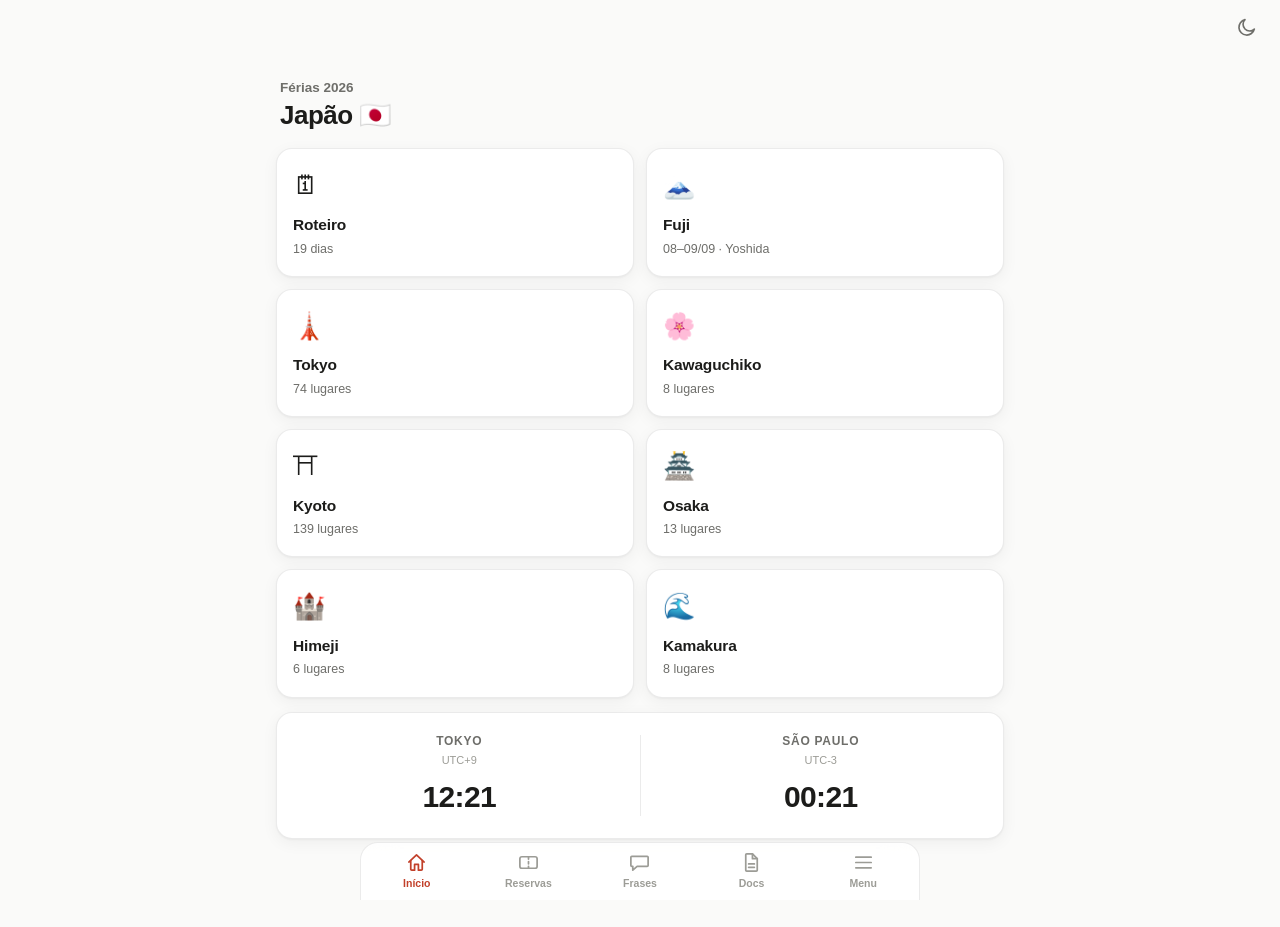
<file: index.html>
<!DOCTYPE html>
<html lang="pt-BR">
<head>
  <meta charset="UTF-8">
  <meta name="viewport" content="width=device-width, initial-scale=1, viewport-fit=cover">
  <meta name="theme-color" content="#fafaf9" media="(prefers-color-scheme: light)">
  <meta name="theme-color" content="#141413" media="(prefers-color-scheme: dark)">
  <meta name="apple-mobile-web-app-capable" content="yes">
  <meta name="apple-mobile-web-app-status-bar-style" content="default">
  <meta name="apple-mobile-web-app-title" content="Japão 2026">
  <title>Japão 2026</title>
  <link rel="manifest" href="manifest.json">
  <link rel="stylesheet" href="styles.css">
</head>
<body>
  <div id="app">
    <header class="topbar">
      <button class="topbar-back" id="btn-back" aria-label="Voltar" hidden>‹</button>
      <h1 class="topbar-title" id="topbar-title">Japão 2026</h1>
      <button class="topbar-action" id="btn-theme" aria-label="Alternar tema"><svg viewBox="0 0 24 24" fill="none" stroke="currentColor" stroke-width="1.8" stroke-linecap="round" stroke-linejoin="round"><path d="M20 14.2A8.5 8.5 0 1 1 9.8 4a6.8 6.8 0 0 0 10.2 10.2Z"/></svg></button>
    </header>

    <main id="view" class="view" tabindex="-1"></main>

    <nav class="bottomnav" aria-label="Navegação principal">
      <a href="#/home" data-nav="home"><span class="nav-ico"><svg viewBox="0 0 24 24" fill="none" stroke="currentColor" stroke-width="1.8" stroke-linecap="round" stroke-linejoin="round"><path d="M4 11.5 12 4l8 7.5"/><path d="M6 10v9a1 1 0 0 0 1 1h3v-6h4v6h3a1 1 0 0 0 1-1v-9"/></svg></span><span>Início</span></a>
      <a href="#/reservas" data-nav="reservas"><span class="nav-ico"><svg viewBox="0 0 24 24" fill="none" stroke="currentColor" stroke-width="1.8" stroke-linecap="round" stroke-linejoin="round"><rect x="3" y="6" width="18" height="12" rx="2.2"/><line x1="12" y1="6" x2="12" y2="18" stroke-dasharray="2.4 2.6"/></svg></span><span>Reservas</span></a>
      <a href="#/frases" data-nav="frases"><span class="nav-ico"><svg viewBox="0 0 24 24" fill="none" stroke="currentColor" stroke-width="1.8" stroke-linecap="round" stroke-linejoin="round"><path d="M4 5.5h16a1 1 0 0 1 1 1V15a1 1 0 0 1-1 1H9.5L5 20v-4H4a1 1 0 0 1-1-1V6.5a1 1 0 0 1 1-1Z"/></svg></span><span>Frases</span></a>
      <a href="#/documentos" data-nav="documentos"><span class="nav-ico"><svg viewBox="0 0 24 24" fill="none" stroke="currentColor" stroke-width="1.8" stroke-linecap="round" stroke-linejoin="round"><path d="M7 3h6l5 5v12a1 1 0 0 1-1 1H7a1 1 0 0 1-1-1V4a1 1 0 0 1 1-1Z"/><path d="M13 3v5h5"/><path d="M9 13.5h6M9 17h6"/></svg></span><span>Docs</span></a>
      <button id="btn-more" data-nav="mais" aria-haspopup="true"><span class="nav-ico"><svg viewBox="0 0 24 24" fill="none" stroke="currentColor" stroke-width="1.8" stroke-linecap="round" stroke-linejoin="round"><path d="M4 6.5h16M4 12h16M4 17.5h16"/></svg></span><span>Menu</span></button>
    </nav>

    <div class="sheet-backdrop" id="sheet-backdrop" hidden></div>

    <div class="sheet" id="more-sheet" role="dialog" aria-label="Menu" hidden>
      <div class="sheet-draghandle" id="sheet-draghandle">
        <div class="sheet-handle"></div>
        <h2 class="sheet-title">Menu</h2>
      </div>
      <div class="sheet-list">
        <a href="#/lugares" class="sheet-row"><span class="row-ico"><svg viewBox="0 0 24 24" fill="none" stroke="currentColor" stroke-width="1.7" stroke-linecap="round" stroke-linejoin="round"><path d="M12 21s7-7.4 7-12.4A7 7 0 0 0 5 8.6C5 13.6 12 21 12 21Z"/><circle cx="12" cy="8.6" r="2.4"/></svg></span><span class="row-label">Lugares</span><svg class="row-chevron" viewBox="0 0 24 24" fill="none" stroke="currentColor" stroke-width="2" stroke-linecap="round" stroke-linejoin="round"><path d="M9 5l7 7-7 7"/></svg></a>
        <a href="#/compras" class="sheet-row"><span class="row-ico"><svg viewBox="0 0 24 24" fill="none" stroke="currentColor" stroke-width="1.7" stroke-linecap="round" stroke-linejoin="round"><path d="M6.5 8h11l-.9 11.1a1.5 1.5 0 0 1-1.5 1.4H8.9a1.5 1.5 0 0 1-1.5-1.4L6.5 8Z"/><path d="M9 8V6.5a3 3 0 0 1 6 0V8"/></svg></span><span class="row-label">Compras</span><svg class="row-chevron" viewBox="0 0 24 24" fill="none" stroke="currentColor" stroke-width="2" stroke-linecap="round" stroke-linejoin="round"><path d="M9 5l7 7-7 7"/></svg></a>
        <a href="#/voos" class="sheet-row"><span class="row-ico"><svg viewBox="0 0 24 24" fill="none" stroke="currentColor" stroke-width="1.7" stroke-linecap="round" stroke-linejoin="round"><path d="M21 3 3 10.2l7 2.8 2.8 7L21 3Z"/><path d="M13.8 13 21 3"/></svg></span><span class="row-label">Voos</span><svg class="row-chevron" viewBox="0 0 24 24" fill="none" stroke="currentColor" stroke-width="2" stroke-linecap="round" stroke-linejoin="round"><path d="M9 5l7 7-7 7"/></svg></a>
        <a href="#/antes" class="sheet-row"><span class="row-ico"><svg viewBox="0 0 24 24" fill="none" stroke="currentColor" stroke-width="1.7" stroke-linecap="round" stroke-linejoin="round"><rect x="4" y="4" width="16" height="16" rx="3"/><path d="M8 12.3l2.6 2.6L16 9.3"/></svg></span><span class="row-label">Antes de ir</span><svg class="row-chevron" viewBox="0 0 24 24" fill="none" stroke="currentColor" stroke-width="2" stroke-linecap="round" stroke-linejoin="round"><path d="M9 5l7 7-7 7"/></svg></a>
        <a href="#/info" class="sheet-row"><span class="row-ico"><svg viewBox="0 0 24 24" fill="none" stroke="currentColor" stroke-width="1.7" stroke-linecap="round" stroke-linejoin="round"><circle cx="12" cy="12" r="9"/><path d="M12 11v5.3"/><circle cx="12" cy="7.6" r="0.15" fill="currentColor" stroke="currentColor" stroke-width="2.4"/></svg></span><span class="row-label">Informações</span><svg class="row-chevron" viewBox="0 0 24 24" fill="none" stroke="currentColor" stroke-width="2" stroke-linecap="round" stroke-linejoin="round"><path d="M9 5l7 7-7 7"/></svg></a>
        <a href="#/links" class="sheet-row"><span class="row-ico"><svg viewBox="0 0 24 24" fill="none" stroke="currentColor" stroke-width="1.7" stroke-linecap="round" stroke-linejoin="round"><path d="M9.5 14.5l5-5"/><path d="M8 11.8 5.9 14a3.1 3.1 0 0 0 4.4 4.4l2.1-2.1"/><path d="M16 12.2l2.1-2.2A3.1 3.1 0 0 0 13.7 5.6L11.6 7.8"/></svg></span><span class="row-label">Links</span><svg class="row-chevron" viewBox="0 0 24 24" fill="none" stroke="currentColor" stroke-width="2" stroke-linecap="round" stroke-linejoin="round"><path d="M9 5l7 7-7 7"/></svg></a>
        <a href="#/dados" class="sheet-row"><span class="row-ico"><svg viewBox="0 0 24 24" fill="none" stroke="currentColor" stroke-width="1.7" stroke-linecap="round" stroke-linejoin="round"><path d="M8 4v13.5"/><path d="M4.5 14 8 17.5 11.5 14"/><path d="M16 20V6.5"/><path d="M12.5 10 16 6.5 19.5 10"/></svg></span><span class="row-label">Dados</span><svg class="row-chevron" viewBox="0 0 24 24" fill="none" stroke="currentColor" stroke-width="2" stroke-linecap="round" stroke-linejoin="round"><path d="M9 5l7 7-7 7"/></svg></a>
      </div>
    </div>

    <div class="modal-backdrop" id="modal-backdrop" hidden>
      <div class="modal" role="dialog" aria-modal="true" id="modal">
        <div class="modal-head">
          <h2 id="modal-title">Editar</h2>
          <button class="modal-close" id="modal-close" aria-label="Fechar">✕</button>
        </div>
        <form id="modal-form" class="modal-body"></form>
      </div>
    </div>

    <div id="toast-zone" class="toast-zone" aria-live="polite"></div>
  </div>

  <script src="data.js"></script>
  <script src="app.js"></script>
</body>
</html>
</file>
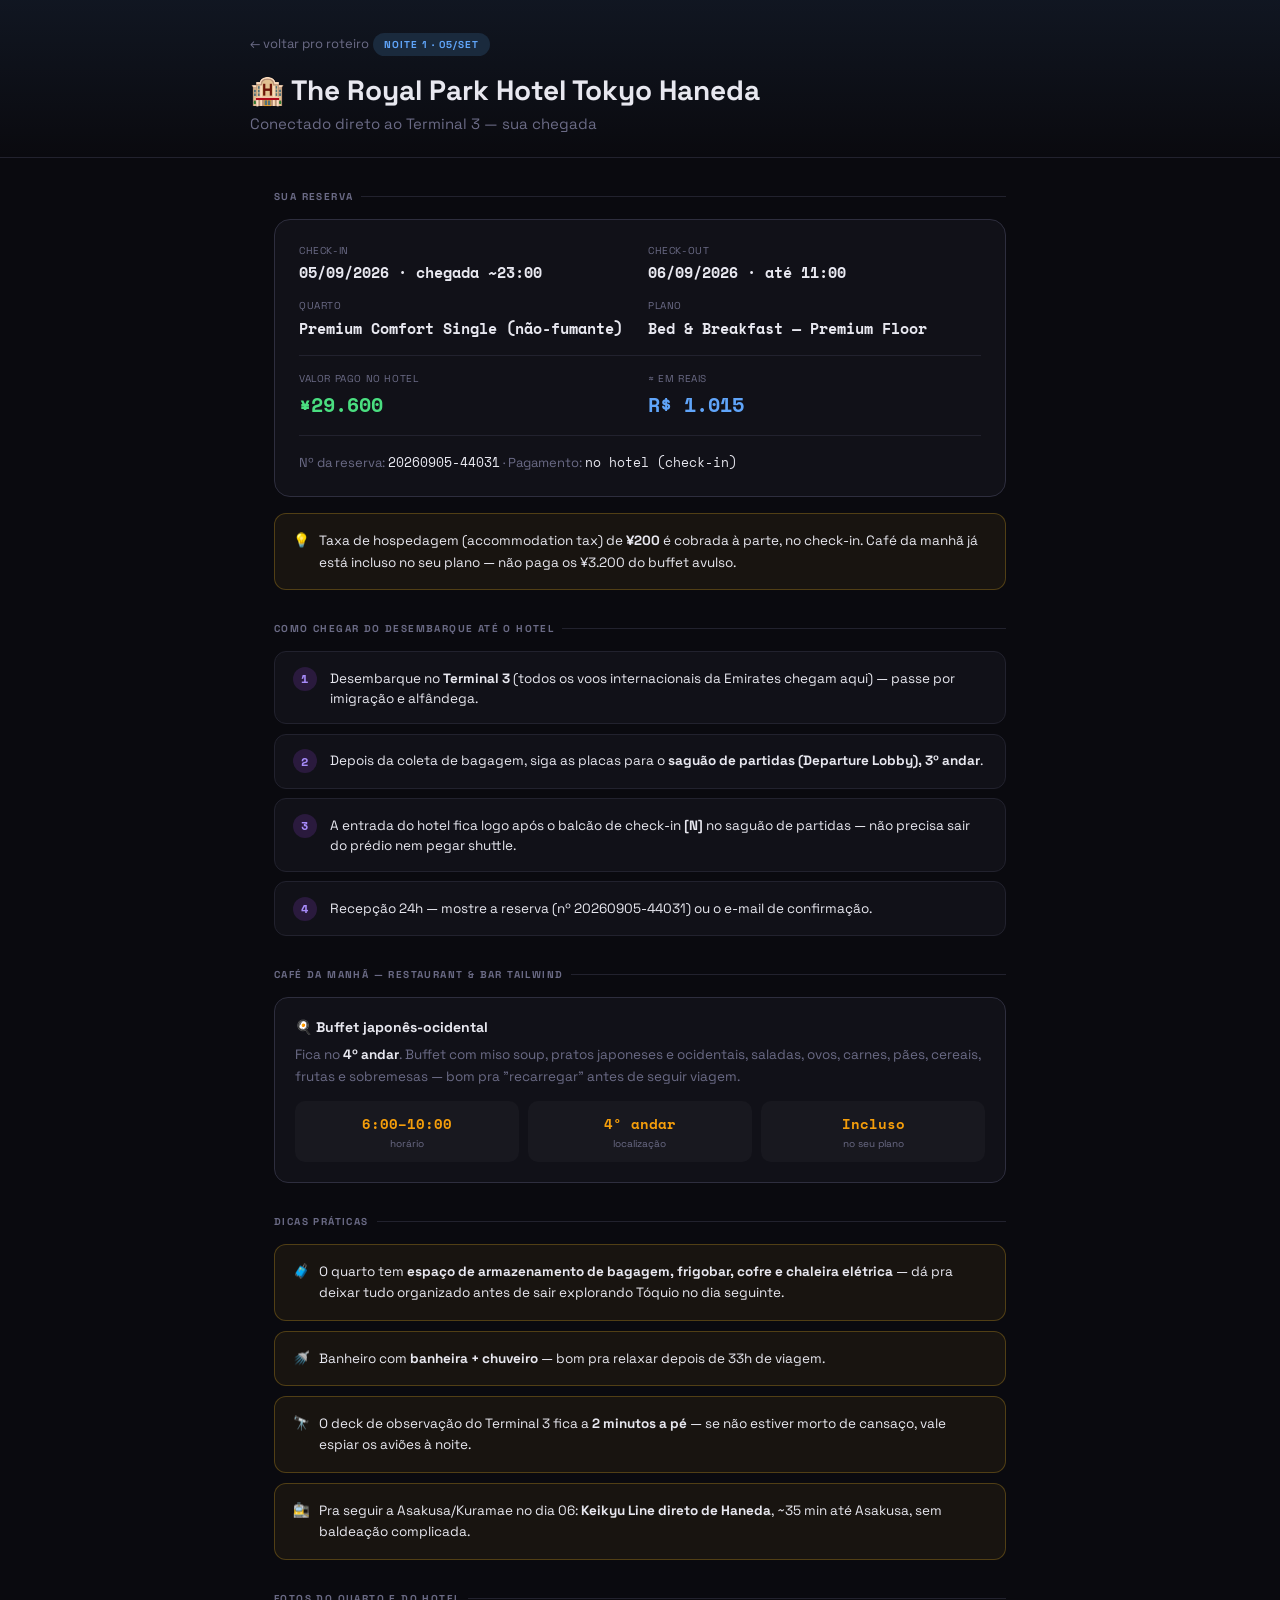
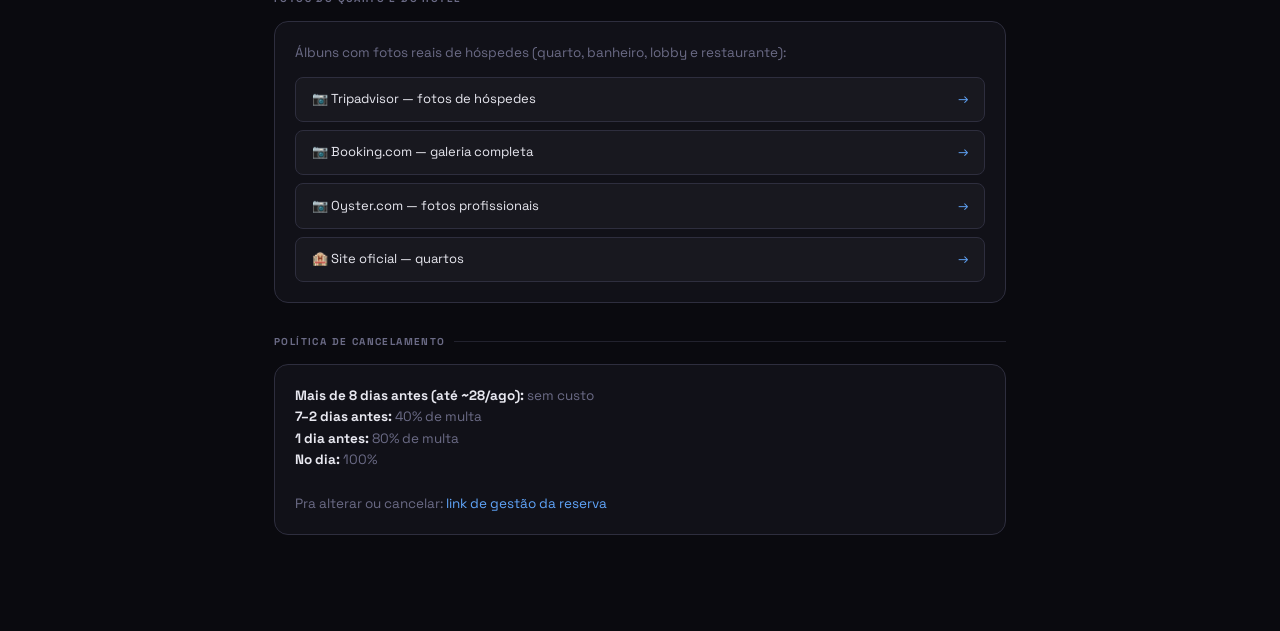
<file: hotel-haneda.html>
<!DOCTYPE html>
<html lang="pt-BR">
<head>
<meta charset="UTF-8">
<meta name="viewport" content="width=device-width, initial-scale=1.0">
<title>Royal Park Hotel Haneda — Noite 1</title>
<style>
  @import url('https://fonts.googleapis.com/css2?family=Space+Grotesk:wght@300;400;500;600;700&family=Space+Mono:wght@400;700&display=swap');

  :root {
    --bg: #0a0a0f;
    --s1: #111118;
    --s2: #18181f;
    --border: #22222e;
    --border2: #2e2e3e;
    --text: #e8e8f0;
    --muted: #6b6b86;
    --green: #4ade80;
    --green-dim: #1a3d28;
    --yellow: #fbbf24;
    --yellow-dim: #3d3010;
    --blue: #60a5fa;
    --blue-dim: #1a2a3d;
    --purple: #a78bfa;
    --purple-dim: #2a1a3d;
    --gold: #f59e0b;
  }

  * { margin: 0; padding: 0; box-sizing: border-box; }

  body {
    font-family: 'Space Grotesk', sans-serif;
    background: var(--bg);
    color: var(--text);
    min-height: 100vh;
    padding: 0 0 4rem;
  }

  .header {
    border-bottom: 1px solid var(--border);
    padding: 2rem 1.5rem 1.5rem;
    background: linear-gradient(180deg, rgba(96,165,250,.08), transparent);
  }
  .header-inner { max-width: 780px; margin: 0 auto; }
  .back-link {
    display: inline-flex; align-items: center; gap: .4rem;
    color: var(--muted); text-decoration: none;
    font-size: .8125rem; margin-bottom: 1.25rem;
  }
  .header-tag {
    display: inline-block;
    background: var(--blue-dim); color: var(--blue);
    font-size: 10px; font-weight: 700; letter-spacing: .1em;
    text-transform: uppercase; padding: .3rem .7rem;
    border-radius: 99px; margin-bottom: .75rem;
  }
  .header-title { font-size: 1.75rem; font-weight: 700; margin-bottom: .35rem; }
  .header-sub { font-size: .9375rem; color: var(--muted); }

  .main { max-width: 780px; margin: 0 auto; padding: 2rem 1.5rem 0; }
  .section { margin-bottom: 2rem; }
  .section-label {
    font-size: 10px; font-weight: 700; letter-spacing: .14em;
    text-transform: uppercase; color: var(--muted);
    margin-bottom: 1rem; display: flex; align-items: center; gap: .5rem;
  }
  .section-label::after { content: ''; flex: 1; height: 1px; background: var(--border); }

  /* CARD RESERVA */
  .res-card {
    background: var(--s1); border: 1px solid var(--border2);
    border-radius: 16px; padding: 1.5rem;
    margin-bottom: 1rem;
  }
  .res-grid { display: grid; grid-template-columns: repeat(2, 1fr); gap: 1rem; margin-bottom: 1rem; }
  .res-item { }
  .res-label { font-size: 10px; color: var(--muted); text-transform: uppercase; letter-spacing: .06em; margin-bottom: .3rem; }
  .res-val { font-family: 'Space Mono', monospace; font-size: .9375rem; font-weight: 700; }
  .res-val.big { font-size: 1.25rem; color: var(--green); }
  .res-divider { height: 1px; background: var(--border); margin: 1rem 0; }
  .res-num { font-size: .8125rem; color: var(--muted); }
  .res-num span { font-family: 'Space Mono', monospace; color: var(--text); }

  /* CARD INFO */
  .info-card {
    background: var(--s1); border: 1px solid var(--border2);
    border-radius: 14px; padding: 1.25rem; margin-bottom: .75rem;
  }
  .info-title { font-size: .875rem; font-weight: 700; margin-bottom: .5rem; display: flex; align-items: center; gap: .5rem; }
  .info-body { font-size: .8438rem; color: var(--muted); line-height: 1.6; }
  .info-body strong { color: var(--text); }
  .info-body a { color: var(--blue); text-decoration: none; }
  .info-body a:hover { text-decoration: underline; }

  /* STEPS */
  .steps { display: flex; flex-direction: column; gap: .6rem; }
  .step {
    display: flex; gap: .85rem; align-items: flex-start;
    background: var(--s1); border: 1px solid var(--border);
    border-radius: 12px; padding: .9rem 1.1rem;
  }
  .step-num {
    width: 24px; height: 24px; border-radius: 50%;
    background: var(--purple-dim); color: var(--purple);
    display: flex; align-items: center; justify-content: center;
    font-size: .75rem; font-weight: 700; flex-shrink: 0;
    font-family: 'Space Mono', monospace;
  }
  .step-text { font-size: .8438rem; line-height: 1.5; padding-top: 2px; }
  .step-text strong { color: var(--text); }

  /* TIPS */
  .tip {
    background: rgba(251,191,36,.06); border: 1px solid rgba(251,191,36,.25);
    border-radius: 12px; padding: 1rem 1.1rem;
    font-size: .8438rem; line-height: 1.6; margin-bottom: .6rem;
    display: flex; gap: .6rem;
  }
  .tip-icon { flex-shrink: 0; }

  /* GALLERY */
  .gallery-note {
    background: var(--s1); border: 1px solid var(--border2);
    border-radius: 14px; padding: 1.25rem;
    font-size: .8438rem; color: var(--muted); line-height: 1.6;
  }
  .gallery-links { display: flex; flex-direction: column; gap: .5rem; margin-top: .85rem; }
  .gallery-link {
    display: flex; align-items: center; justify-content: space-between;
    background: var(--s2); border-radius: 8px; padding: .7rem 1rem;
    text-decoration: none; color: var(--text); font-size: .8125rem;
    border: 1px solid var(--border2); transition: border-color .2s;
  }
  .gallery-link:hover { border-color: var(--blue); }
  .gallery-link .arrow { color: var(--blue); }

  /* BREAKFAST */
  .bf-grid { display: grid; grid-template-columns: repeat(3, 1fr); gap: .6rem; margin-top: .85rem; }
  .bf-stat { background: var(--s2); border-radius: 10px; padding: .75rem; text-align: center; }
  .bf-stat .bv { font-family: 'Space Mono', monospace; font-size: .875rem; font-weight: 700; color: var(--gold); }
  .bf-stat .bl { font-size: 10px; color: var(--muted); margin-top: 3px; }

  @media (max-width: 500px) {
    .res-grid { grid-template-columns: 1fr; }
    .header-title { font-size: 1.4rem; }
  }
</style>
</head>
<body>

<header class="header">
  <div class="header-inner">
    <a href="index.html" class="back-link">← voltar pro roteiro</a>
    <div class="header-tag">Noite 1 · 05/set</div>
    <div class="header-title">🏨 The Royal Park Hotel Tokyo Haneda</div>
    <div class="header-sub">Conectado direto ao Terminal 3 — sua chegada</div>
  </div>
</header>

<main class="main">

  <!-- RESERVA -->
  <div class="section">
    <div class="section-label">Sua reserva</div>
    <div class="res-card">
      <div class="res-grid">
        <div class="res-item">
          <div class="res-label">Check-in</div>
          <div class="res-val">05/09/2026 · chegada ~23:00</div>
        </div>
        <div class="res-item">
          <div class="res-label">Check-out</div>
          <div class="res-val">06/09/2026 · até 11:00</div>
        </div>
        <div class="res-item">
          <div class="res-label">Quarto</div>
          <div class="res-val">Premium Comfort Single (não-fumante)</div>
        </div>
        <div class="res-item">
          <div class="res-label">Plano</div>
          <div class="res-val">Bed & Breakfast — Premium Floor</div>
        </div>
      </div>
      <div class="res-divider"></div>
      <div class="res-grid">
        <div class="res-item">
          <div class="res-label">Valor pago no hotel</div>
          <div class="res-val big">¥29.600</div>
        </div>
        <div class="res-item">
          <div class="res-label">≈ em reais</div>
          <div class="res-val big" style="color:var(--blue)">R$ 1.015</div>
        </div>
      </div>
      <div class="res-divider"></div>
      <div class="res-num">Nº da reserva: <span>20260905-44031</span> · Pagamento: <span>no hotel (check-in)</span></div>
    </div>

    <div class="tip">
      <span class="tip-icon">💡</span>
      <span>Taxa de hospedagem (accommodation tax) de <strong>¥200</strong> é cobrada à parte, no check-in. Café da manhã já está incluso no seu plano — não paga os ¥3.200 do buffet avulso.</span>
    </div>
  </div>

  <!-- COMO CHEGAR -->
  <div class="section">
    <div class="section-label">Como chegar do desembarque até o hotel</div>
    <div class="steps">
      <div class="step">
        <div class="step-num">1</div>
        <div class="step-text">Desembarque no <strong>Terminal 3</strong> (todos os voos internacionais da Emirates chegam aqui) — passe por imigração e alfândega.</div>
      </div>
      <div class="step">
        <div class="step-num">2</div>
        <div class="step-text">Depois da coleta de bagagem, siga as placas para o <strong>saguão de partidas (Departure Lobby), 3º andar</strong>.</div>
      </div>
      <div class="step">
        <div class="step-num">3</div>
        <div class="step-text">A entrada do hotel fica logo após o balcão de check-in <strong>[N]</strong> no saguão de partidas — não precisa sair do prédio nem pegar shuttle.</div>
      </div>
      <div class="step">
        <div class="step-num">4</div>
        <div class="step-text">Recepção 24h — mostre a reserva (nº 20260905-44031) ou o e-mail de confirmação.</div>
      </div>
    </div>
  </div>

  <!-- CAFÉ DA MANHÃ -->
  <div class="section">
    <div class="section-label">Café da manhã — Restaurant & Bar TAILWIND</div>
    <div class="info-card">
      <div class="info-title">🍳 Buffet japonês-ocidental</div>
      <div class="info-body">
        Fica no <strong>4º andar</strong>. Buffet com miso soup, pratos japoneses e ocidentais, saladas, ovos, carnes, pães, cereais, frutas e sobremesas — bom pra "recarregar" antes de seguir viagem.
      </div>
      <div class="bf-grid">
        <div class="bf-stat"><div class="bv">6:00–10:00</div><div class="bl">horário</div></div>
        <div class="bf-stat"><div class="bv">4º andar</div><div class="bl">localização</div></div>
        <div class="bf-stat"><div class="bv">Incluso</div><div class="bl">no seu plano</div></div>
      </div>
    </div>
  </div>

  <!-- DICAS -->
  <div class="section">
    <div class="section-label">Dicas práticas</div>
    <div class="tip">
      <span class="tip-icon">🧳</span>
      <span>O quarto tem <strong>espaço de armazenamento de bagagem, frigobar, cofre e chaleira elétrica</strong> — dá pra deixar tudo organizado antes de sair explorando Tóquio no dia seguinte.</span>
    </div>
    <div class="tip">
      <span class="tip-icon">🚿</span>
      <span>Banheiro com <strong>banheira + chuveiro</strong> — bom pra relaxar depois de 33h de viagem.</span>
    </div>
    <div class="tip">
      <span class="tip-icon">🔭</span>
      <span>O deck de observação do Terminal 3 fica a <strong>2 minutos a pé</strong> — se não estiver morto de cansaço, vale espiar os aviões à noite.</span>
    </div>
    <div class="tip">
      <span class="tip-icon">🚉</span>
      <span>Pra seguir a Asakusa/Kuramae no dia 06: <strong>Keikyu Line direto de Haneda</strong>, ~35 min até Asakusa, sem baldeação complicada.</span>
    </div>
  </div>

  <!-- FOTOS -->
  <div class="section">
    <div class="section-label">Fotos do quarto e do hotel</div>
    <div class="gallery-note">
      Álbuns com fotos reais de hóspedes (quarto, banheiro, lobby e restaurante):
      <div class="gallery-links">
        <a class="gallery-link" href="https://www.tripadvisor.com/Hotel_Review-g1066454-d6777496-Reviews-The_Royal_Park_Hotel_Tokyo_Haneda-Ota_Tokyo_Tokyo_Prefecture_Kanto.html" target="_blank">
          <span>📷 Tripadvisor — fotos de hóspedes</span>
          <span class="arrow">→</span>
        </a>
        <a class="gallery-link" href="https://www.booking.com/hotel/jp/royal-park-the-haneda.html" target="_blank">
          <span>📷 Booking.com — galeria completa</span>
          <span class="arrow">→</span>
        </a>
        <a class="gallery-link" href="https://www.oyster.com/tokyo/hotels/royal-park-hotel-the-haneda/photos/" target="_blank">
          <span>📷 Oyster.com — fotos profissionais</span>
          <span class="arrow">→</span>
        </a>
        <a class="gallery-link" href="https://www.royalparkhotels.co.jp/en/the/tokyohaneda/room/" target="_blank">
          <span>🏨 Site oficial — quartos</span>
          <span class="arrow">→</span>
        </a>
      </div>
    </div>
  </div>

  <!-- CANCELAMENTO -->
  <div class="section">
    <div class="section-label">Política de cancelamento</div>
    <div class="info-card">
      <div class="info-body">
        <strong>Mais de 8 dias antes (até ~28/ago):</strong> sem custo<br>
        <strong>7–2 dias antes:</strong> 40% de multa<br>
        <strong>1 dia antes:</strong> 80% de multa<br>
        <strong>No dia:</strong> 100%<br><br>
        Pra alterar ou cancelar: <a href="https://rsv.ihonex.com/cgi-bin/ihonex3/cancel.cgi?hid=rphs_thehaneda&form=en" target="_blank">link de gestão da reserva</a>
      </div>
    </div>
  </div>

</main>
</body>
</html>
</file>
<file: styles.css>
/* ============ Japão 2026 — estilos ============ */
:root {
  --bg: #fafaf9;
  --surface: #ffffff;
  --surface-2: #f4f4f2;
  --text: #1c1c1a;
  --text-2: #6e6e6a;
  --text-3: #9c9c96;
  --border: rgba(0, 0, 0, 0.08);
  --border-strong: rgba(0, 0, 0, 0.14);
  --accent: #c2402a;
  --accent-soft: #fbeae6;
  --ok: #2c7a4b;
  --ok-soft: #e6f4ec;
  --warn: #9a6a00;
  --warn-soft: #fdf3dc;
  --info-soft: #e9f0fb;
  --info: #33538f;
  --shadow: 0 1px 2px rgba(0,0,0,.04), 0 4px 16px rgba(0,0,0,.05);
  --radius: 16px;
  --radius-s: 10px;
  --nav-h: calc(58px + env(safe-area-inset-bottom));
  --dur: .22s;
  --ease: cubic-bezier(.32,.72,.28,1);
}
[data-theme="dark"] {
  --bg: #141413;
  --surface: #1e1e1c;
  --surface-2: #262624;
  --text: #f0efec;
  --text-2: #a3a29c;
  --text-3: #6f6e69;
  --border: rgba(255,255,255,.09);
  --border-strong: rgba(255,255,255,.16);
  --accent: #e06a52;
  --accent-soft: #3a221d;
  --ok: #6fbf8f;
  --ok-soft: #1e2f25;
  --warn: #d9a94a;
  --warn-soft: #322a17;
  --info-soft: #1d2634;
  --info: #8aabdd;
  --shadow: 0 1px 2px rgba(0,0,0,.3), 0 4px 18px rgba(0,0,0,.35);
}

* { box-sizing: border-box; margin: 0; padding: 0; -webkit-tap-highlight-color: transparent; }
[hidden] { display: none !important; }
html { scroll-behavior: smooth; }
body {
  font-family: -apple-system, BlinkMacSystemFont, "SF Pro Text", "Segoe UI", Roboto, "Helvetica Neue", sans-serif;
  background: var(--bg); color: var(--text);
  font-size: 16px; line-height: 1.45;
  -webkit-font-smoothing: antialiased;
  overflow-x: hidden;
}
button { font: inherit; color: inherit; background: none; border: none; cursor: pointer; }
a { color: inherit; text-decoration: none; }
input, select, textarea {
  font: inherit; color: var(--text);
  background: var(--surface-2);
  border: 1px solid var(--border);
  border-radius: var(--radius-s);
  padding: 11px 12px; width: 100%;
  -webkit-appearance: none; appearance: none;
}
input:focus, select:focus, textarea:focus { outline: 2px solid var(--accent); outline-offset: 0; border-color: transparent; }
textarea { min-height: 74px; resize: vertical; }
select { background-image: linear-gradient(45deg, transparent 50%, var(--text-3) 50%), linear-gradient(135deg, var(--text-3) 50%, transparent 50%); background-position: calc(100% - 18px) 50%, calc(100% - 13px) 50%; background-size: 5px 5px; background-repeat: no-repeat; padding-right: 32px; }

/* ---- topbar ---- */
.topbar {
  display: flex; align-items: center; gap: 8px;
  padding: calc(10px + env(safe-area-inset-top)) 16px 10px;
}
.topbar-title { font-size: 17px; font-weight: 650; flex: 1; text-align: center; letter-spacing: -.01em; white-space: nowrap; overflow: hidden; text-overflow: ellipsis; }
.topbar-back, .topbar-action { width: 34px; height: 34px; border-radius: 50%; font-size: 20px; display: grid; place-items: center; color: var(--text-2); flex-shrink: 0; }
.topbar-action svg { width: 22px; height: 22px; }
.topbar-back:active, .topbar-action:active { background: var(--surface-2); }
.topbar-back { font-size: 26px; line-height: 1; padding-bottom: 3px; }
.topbar-back[hidden] { display: none; }

/* ---- layout ---- */
.view { padding: 16px 16px calc(var(--nav-h) + 24px); max-width: 640px; margin: 0 auto; animation: viewin var(--dur) var(--ease); }
@keyframes viewin { from { opacity: 0; transform: translateY(6px); } to { opacity: 1; transform: none; } }
@media (min-width: 900px) {
  .view { max-width: 760px; }
}

.section-label { font-size: 12px; font-weight: 650; text-transform: uppercase; letter-spacing: .07em; color: var(--text-3); margin: 22px 4px 8px; }
.section-label:first-child { margin-top: 4px; }

/* ---- cards ---- */
.card {
  background: var(--surface); border: 1px solid var(--border);
  border-radius: var(--radius); box-shadow: var(--shadow);
  padding: 14px 16px; margin-bottom: 10px;
  transition: transform var(--dur) var(--ease), box-shadow var(--dur) var(--ease);
}
.card:active { transform: scale(.985); }
.card-row { display: flex; align-items: flex-start; gap: 12px; }
.card-main { flex: 1; min-width: 0; }
.card-title { font-weight: 600; font-size: 15.5px; letter-spacing: -.01em; overflow-wrap: anywhere; }
.card-title.done { text-decoration: line-through; color: var(--text-3); }
.card-sub { font-size: 13px; color: var(--text-2); margin-top: 2px; overflow-wrap: anywhere; }
.card-notes { font-size: 13px; color: var(--text-2); margin-top: 8px; padding-top: 8px; border-top: 1px dashed var(--border); overflow-wrap: anywhere; }

/* badges */
.badges { display: flex; flex-wrap: wrap; gap: 5px; margin-top: 8px; }
.badge { font-size: 11.5px; font-weight: 550; padding: 2.5px 9px; border-radius: 99px; background: var(--surface-2); color: var(--text-2); border: 1px solid var(--border); white-space: nowrap; }
.badge.b-accent { background: var(--accent-soft); color: var(--accent); border-color: transparent; }
.badge.b-ok { background: var(--ok-soft); color: var(--ok); border-color: transparent; }
.badge.b-warn { background: var(--warn-soft); color: var(--warn); border-color: transparent; }
.badge.b-info { background: var(--info-soft); color: var(--info); border-color: transparent; }

/* status dot + checkbox */
.check {
  position: relative;
  width: 26px; height: 26px; border-radius: 50%;
  border: 1.5px solid var(--border-strong);
  display: grid; place-items: center; flex-shrink: 0;
  font-size: 14px; color: transparent; margin-top: 1px;
  transition: all .18s var(--ease);
}
/* área de toque ≥44px sem mudar o visual */
.check::after, .kebab::after { content: ""; position: absolute; inset: -10px; border-radius: 50%; }
.check.on { background: var(--ok); border-color: var(--ok); color: #fff; }
.check:active { transform: scale(.86); }

/* kebab menu */
.kebab { position: relative; width: 30px; height: 30px; border-radius: 50%; color: var(--text-3); font-size: 18px; display: grid; place-items: center; flex-shrink: 0; }
.kebab:active { background: var(--surface-2); }
.menu {
  /* fixed: as coordenadas vêm de getBoundingClientRect (viewport) */
  position: fixed; z-index: 60; min-width: 168px;
  background: var(--surface); border: 1px solid var(--border);
  border-radius: 14px; box-shadow: 0 8px 32px rgba(0,0,0,.16);
  overflow: hidden; animation: menuin .16s var(--ease);
}
@keyframes menuin { from { opacity: 0; transform: scale(.94) translateY(-4px); } to { opacity: 1; transform: none; } }
.menu button { display: flex; align-items: center; gap: 10px; width: 100%; text-align: left; padding: 12px 16px; font-size: 14.5px; }
.menu button:active { background: var(--surface-2); }
.menu button.danger { color: var(--accent); }
.menu hr { border: none; border-top: 1px solid var(--border); }

/* links row */
.linkrow { display: flex; flex-wrap: wrap; gap: 8px; margin-top: 10px; }
.linkbtn {
  font-size: 13px; font-weight: 570; color: var(--info);
  background: var(--info-soft); border-radius: 99px; padding: 8px 14px;
  min-height: 32px;
  display: inline-flex; align-items: center; gap: 5px;
}
.linkbtn:active { opacity: .7; }

/* expandable code */
details.code { margin-top: 8px; }
details.code summary { list-style: none; cursor: pointer; font-size: 13px; color: var(--text-2); display: flex; align-items: center; gap: 6px; padding: 4px 0; }
details.code summary::-webkit-details-marker { display: none; }
details.code summary::before { content: "▸"; font-size: 10px; transition: transform .18s var(--ease); }
details.code[open] summary::before { transform: rotate(90deg); }
details.code .code-value { font-family: ui-monospace, "SF Mono", Menlo, monospace; font-size: 14px; background: var(--surface-2); border: 1px dashed var(--border-strong); border-radius: var(--radius-s); padding: 8px 12px; margin-top: 6px; letter-spacing: .04em; user-select: all; }

/* ---- big buttons ---- */
.btn {
  display: inline-flex; align-items: center; justify-content: center; gap: 7px;
  min-height: 46px; padding: 10px 18px; border-radius: 13px;
  font-weight: 600; font-size: 15px;
  background: var(--surface-2); border: 1px solid var(--border);
  transition: transform .15s var(--ease), opacity .15s;
}
.btn:active { transform: scale(.97); opacity: .85; }
.btn.primary { background: var(--text); color: var(--bg); border-color: transparent; }
.btn.accent { background: var(--accent); color: #fff; border-color: transparent; }
.btn.ghost { background: transparent; }
.btn.small { min-height: 36px; padding: 6px 14px; font-size: 13.5px; border-radius: 10px; }
.btn.block { width: 100%; }
.btn-add-fab {
  position: fixed; right: 18px; bottom: calc(var(--nav-h) + 14px); z-index: 25;
  width: 54px; height: 54px; border-radius: 50%;
  background: var(--text); color: var(--bg); font-size: 26px; font-weight: 300;
  display: grid; place-items: center;
  box-shadow: 0 6px 20px rgba(0,0,0,.22);
  transition: transform .18s var(--ease);
}
.btn-add-fab:active { transform: scale(.9); }

/* ---- filters ---- */
.filters { display: flex; gap: 8px; overflow-x: auto; padding: 2px 2px 10px; scrollbar-width: none; -webkit-overflow-scrolling: touch; }
.filters::-webkit-scrollbar { display: none; }
.chip {
  flex-shrink: 0; font-size: 13.5px; font-weight: 570;
  padding: 7px 14px; border-radius: 99px;
  background: var(--surface); border: 1px solid var(--border); color: var(--text-2);
  transition: all .16s var(--ease);
}
.chip.on { background: var(--text); color: var(--bg); border-color: transparent; }
.searchbar { position: relative; margin-bottom: 10px; }
.searchbar input { padding-left: 38px; background: var(--surface); }
.searchbar::before { content: "⌕"; position: absolute; left: 13px; top: 50%; transform: translateY(-54%); font-size: 19px; color: var(--text-3); }

/* ---- home ---- */
.hero { padding: 8px 4px 18px; }
.hero-eyebrow { display: block; color: var(--text-2); font-size: 13.5px; font-weight: 550; margin-bottom: 3px; }
.hero h2 { font-size: 26px; font-weight: 700; letter-spacing: -.02em; line-height: 1.15; }
.hero p { color: var(--text-2); font-size: 14.5px; margin-top: 4px; }
.countdown { display: inline-flex; align-items: baseline; gap: 6px; margin-top: 10px; background: var(--accent-soft); color: var(--accent); border-radius: 12px; padding: 8px 14px; font-weight: 650; font-size: 14px; }
.countdown b { font-size: 20px; }
.quickgrid { display: grid; grid-template-columns: repeat(2, 1fr); gap: 12px; margin-bottom: 14px; }
.quickcard {
  background: var(--surface); border: 1px solid var(--border); border-radius: var(--radius);
  box-shadow: var(--shadow); padding: 18px 16px; display: flex; flex-direction: column; gap: 3px;
  min-height: 96px; justify-content: center;
  transition: transform .16s var(--ease);
}
.quickcard:active { transform: scale(.965); }
.quickcard .qc-ico { font-size: 26px; margin-bottom: 6px; }
.quickcard .qc-title { font-weight: 650; font-size: 15.5px; letter-spacing: -.01em; }
.quickcard .qc-sub { font-size: 12.5px; color: var(--text-2); }

/* ---- home clock card ---- */
.clockcard { display: flex; align-items: stretch; padding: 20px 8px; margin-bottom: 6px; }
.clock-col { flex: 1; display: flex; flex-direction: column; align-items: center; gap: 3px; }
.clock-city { font-size: 12px; font-weight: 650; text-transform: uppercase; letter-spacing: .06em; color: var(--text-2); }
.clock-tz { font-size: 11px; color: var(--text-3); }
.clock-time { font-size: 30px; font-weight: 700; letter-spacing: -.02em; font-variant-numeric: tabular-nums; margin-top: 3px; }
.clock-div { width: 1px; align-self: stretch; background: var(--border); margin: 2px 6px; }
.statrow { display: flex; gap: 10px; margin: 14px 0 4px; }
.stat { flex: 1; background: var(--surface); border: 1px solid var(--border); border-radius: var(--radius); padding: 12px 8px; text-align: center; }
.stat b { display: block; font-size: 20px; letter-spacing: -.02em; }
.stat span { font-size: 11.5px; color: var(--text-2); }
.alertcard { border-left: 3px solid var(--warn); }

/* ---- roteiro ---- */
.daycard { position: relative; }
.day-head { display: flex; align-items: center; gap: 10px; }
.day-date { flex-shrink: 0; width: 46px; text-align: center; background: var(--surface-2); border-radius: 12px; padding: 6px 0; }
.day-date b { display: block; font-size: 17px; letter-spacing: -.02em; }
.day-date span { font-size: 10.5px; text-transform: uppercase; color: var(--text-2); font-weight: 600; }
.day-city { font-size: 12px; color: var(--text-3); font-weight: 600; text-transform: uppercase; letter-spacing: .05em; }
.day-title { font-weight: 640; font-size: 15.5px; letter-spacing: -.01em; }
.day-today .day-date { background: var(--accent); color: #fff; }
.day-today .day-date span { color: rgba(255,255,255,.8); }
.day-body { margin-top: 10px; display: none; }
.daycard.open .day-body { display: block; animation: viewin .2s var(--ease); }
.slot { display: flex; gap: 10px; padding: 7px 0; border-top: 1px solid var(--border); font-size: 14px; }
.slot-label { flex-shrink: 0; width: 88px; font-size: 12px; font-weight: 650; color: var(--text-3); text-transform: uppercase; letter-spacing: .04em; padding-top: 2px; }
.slot-text { flex: 1; color: var(--text); overflow-wrap: anywhere; }
.slot-text:empty::before, .slot-text.empty { color: var(--text-3); }

/* ---- timeline (fuji) ---- */
.timeline { position: relative; padding-left: 18px; }
.timeline::before { content: ""; position: absolute; left: 5px; top: 8px; bottom: 8px; width: 2px; background: var(--border-strong); border-radius: 2px; }
.tl-item { position: relative; padding: 0 0 18px 14px; }
.tl-item::before { content: ""; position: absolute; left: -18px; top: 6px; width: 12px; height: 12px; border-radius: 50%; background: var(--surface); border: 2.5px solid var(--accent); }
.tl-hora { font-size: 12px; font-weight: 650; color: var(--accent); text-transform: uppercase; letter-spacing: .04em; }
.tl-titulo { font-weight: 640; font-size: 15px; margin-top: 1px; }
.tl-detalhe { font-size: 13.5px; color: var(--text-2); margin-top: 2px; }

/* ---- accordion ---- */
details.acc { background: var(--surface); border: 1px solid var(--border); border-radius: var(--radius); box-shadow: var(--shadow); margin-bottom: 10px; overflow: hidden; }
details.acc summary { list-style: none; cursor: pointer; padding: 15px 16px; font-weight: 640; font-size: 15px; display: flex; align-items: center; gap: 10px; }
details.acc summary::-webkit-details-marker { display: none; }
details.acc summary::after { content: "▾"; margin-left: auto; color: var(--text-3); transition: transform .2s var(--ease); }
details.acc[open] summary::after { transform: rotate(180deg); }
details.acc .acc-body { padding: 0 16px 14px; font-size: 14px; color: var(--text-2); }
.acc-body ul { padding-left: 18px; display: grid; gap: 6px; }
.acc-body li { overflow-wrap: anywhere; }

/* ---- empty state ---- */
.empty { text-align: center; padding: 44px 20px; color: var(--text-2); }
.empty .e-ico { font-size: 34px; margin-bottom: 10px; opacity: .6; }
.empty p { font-size: 14px; max-width: 300px; margin: 0 auto 16px; }

/* ---- bottom nav ---- */
.bottomnav {
  position: fixed; bottom: 0; left: 0; right: 0; z-index: 40;
  display: flex; height: var(--nav-h);
  padding-bottom: env(safe-area-inset-bottom);
  background: color-mix(in srgb, var(--surface) 88%, transparent);
  -webkit-backdrop-filter: blur(18px); backdrop-filter: blur(18px);
  border-top: 1px solid var(--border);
}
.bottomnav a, .bottomnav button {
  flex: 1; display: flex; flex-direction: column; align-items: center; justify-content: center; gap: 2px;
  font-size: 10.5px; font-weight: 600; color: var(--text-3);
  transition: color .15s;
}
.bottomnav .nav-ico { font-size: 20px; line-height: 1; display: flex; }
.bottomnav .nav-ico svg { width: 23px; height: 23px; }
.bottomnav .active { color: var(--accent); }
.bottomnav a:active, .bottomnav button:active { transform: scale(.94); }
@media (min-width: 900px) {
  .bottomnav {
    left: 50%; right: auto; transform: translateX(-50%);
    width: 100%; max-width: 560px;
    border: 1px solid var(--border); border-bottom: none;
    border-radius: 18px 18px 0 0;
  }
  .btn-add-fab { right: calc(50% - 380px); }
}

/* ---- sheet ---- */
.sheet-backdrop, .modal-backdrop {
  position: fixed; inset: 0; z-index: 50;
  background: rgba(0,0,0,.4);
  animation: fadein .2s var(--ease);
}
@keyframes fadein { from { opacity: 0; } to { opacity: 1; } }
.sheet {
  position: fixed; bottom: 0; left: 0; right: 0; z-index: 55;
  background: var(--surface); border-radius: 22px 22px 0 0;
  padding: 10px 18px calc(12px + env(safe-area-inset-bottom));
  box-shadow: 0 -8px 40px rgba(0,0,0,.2);
  animation: sheetup .28s var(--ease);
  max-width: 640px; margin: 0 auto;
  touch-action: none;
}
.sheet.dragging { animation: none; }
.sheet.snapback { transition: transform .25s var(--ease); }
.sheet.closing { animation: sheetdown .22s var(--ease) forwards; }
@keyframes sheetup { from { transform: translateY(100%); } to { transform: none; } }
@keyframes sheetdown { from { transform: translateY(0); } to { transform: translateY(100%); } }
.sheet-draghandle { padding-top: 2px; margin-bottom: 6px; cursor: grab; touch-action: none; }
.sheet-handle { width: 38px; height: 4.5px; border-radius: 3px; background: var(--border-strong); margin: 4px auto 14px; }
.sheet-title { font-size: 19px; font-weight: 700; letter-spacing: -.01em; padding: 0 2px 8px; }
.sheet-list { display: flex; flex-direction: column; touch-action: pan-y; }
.sheet-row {
  display: flex; align-items: center; gap: 13px;
  padding: 13px 2px; border-bottom: 1px solid var(--border);
  font-size: 15.5px; font-weight: 570;
}
.sheet-row:last-child { border-bottom: none; }
.sheet-row .row-ico { display: flex; color: var(--text-2); flex-shrink: 0; }
.sheet-row .row-ico svg { width: 21px; height: 21px; }
.sheet-row .row-label { flex: 1; }
.sheet-row .row-chevron { width: 17px; height: 17px; color: var(--text-3); flex-shrink: 0; }
.sheet-row:active { background: var(--surface-2); margin: 0 -14px; padding-left: 16px; padding-right: 16px; border-radius: 10px; }

/* ---- modal ---- */
.modal-backdrop { display: flex; align-items: flex-end; justify-content: center; }
.modal {
  background: var(--surface); width: 100%; max-width: 560px;
  border-radius: 22px 22px 0 0; max-height: 88dvh;
  display: flex; flex-direction: column;
  animation: sheetup .3s var(--ease);
}
@media (min-width: 640px) {
  .modal-backdrop { align-items: center; padding: 24px; }
  .modal { border-radius: 22px; }
}
.modal-head { display: flex; align-items: center; justify-content: space-between; padding: 18px 20px 6px; }
.modal-head h2 { font-size: 18px; font-weight: 680; letter-spacing: -.015em; }
.modal-close { width: 32px; height: 32px; border-radius: 50%; background: var(--surface-2); color: var(--text-2); font-size: 14px; }
.modal-body { padding: 12px 20px calc(24px + env(safe-area-inset-bottom)); overflow-y: auto; display: grid; gap: 13px; }
.field label { display: block; font-size: 12.5px; font-weight: 640; color: var(--text-2); margin-bottom: 5px; }
.field-row { display: grid; grid-template-columns: 1fr 1fr; gap: 10px; }
.modal-actions { display: flex; gap: 10px; margin-top: 6px; }
.modal-actions .btn { flex: 1; }

/* ---- toast ---- */
.toast-zone { position: fixed; bottom: calc(var(--nav-h) + 12px); left: 0; right: 0; z-index: 70; display: flex; flex-direction: column; align-items: center; gap: 8px; pointer-events: none; padding: 0 16px; }
.toast {
  pointer-events: auto; display: flex; align-items: center; gap: 12px;
  background: var(--text); color: var(--bg);
  border-radius: 14px; padding: 12px 18px; font-size: 14px; font-weight: 570;
  box-shadow: 0 8px 28px rgba(0,0,0,.25);
  animation: toastin .3s var(--ease);
  max-width: 480px;
}
.toast.out { animation: toastout .25s var(--ease) forwards; }
@keyframes toastin { from { opacity: 0; transform: translateY(14px) scale(.96); } to { opacity: 1; transform: none; } }
@keyframes toastout { to { opacity: 0; transform: translateY(10px) scale(.97); } }
.toast button { color: inherit; font-weight: 700; text-decoration: underline; text-underline-offset: 3px; flex-shrink: 0; }

/* ---- misc ---- */
.notice { background: var(--warn-soft); color: var(--warn); border-radius: var(--radius); padding: 12px 15px; font-size: 13.5px; margin-bottom: 12px; display: flex; gap: 9px; align-items: flex-start; }
.notice.info { background: var(--info-soft); color: var(--info); }
.frase-card { display: flex; flex-direction: column; gap: 1px; }
.frase-jp { font-size: 17px; font-weight: 640; }
.frase-romaji { font-size: 13px; color: var(--accent); font-weight: 570; }
.frase-pt { font-size: 13.5px; color: var(--text-2); }
.subnav { display: flex; gap: 8px; overflow-x: auto; margin-bottom: 14px; scrollbar-width: none; }
.subnav::-webkit-scrollbar { display: none; }
.divider { height: 1px; background: var(--border); margin: 18px 0; }
.footer-note { text-align: center; font-size: 12px; color: var(--text-3); padding: 24px 20px 8px; }

@media (prefers-reduced-motion: reduce) {
  *, *::before, *::after { animation: none !important; transition: none !important; }
  html { scroll-behavior: auto; }
}
</file>
